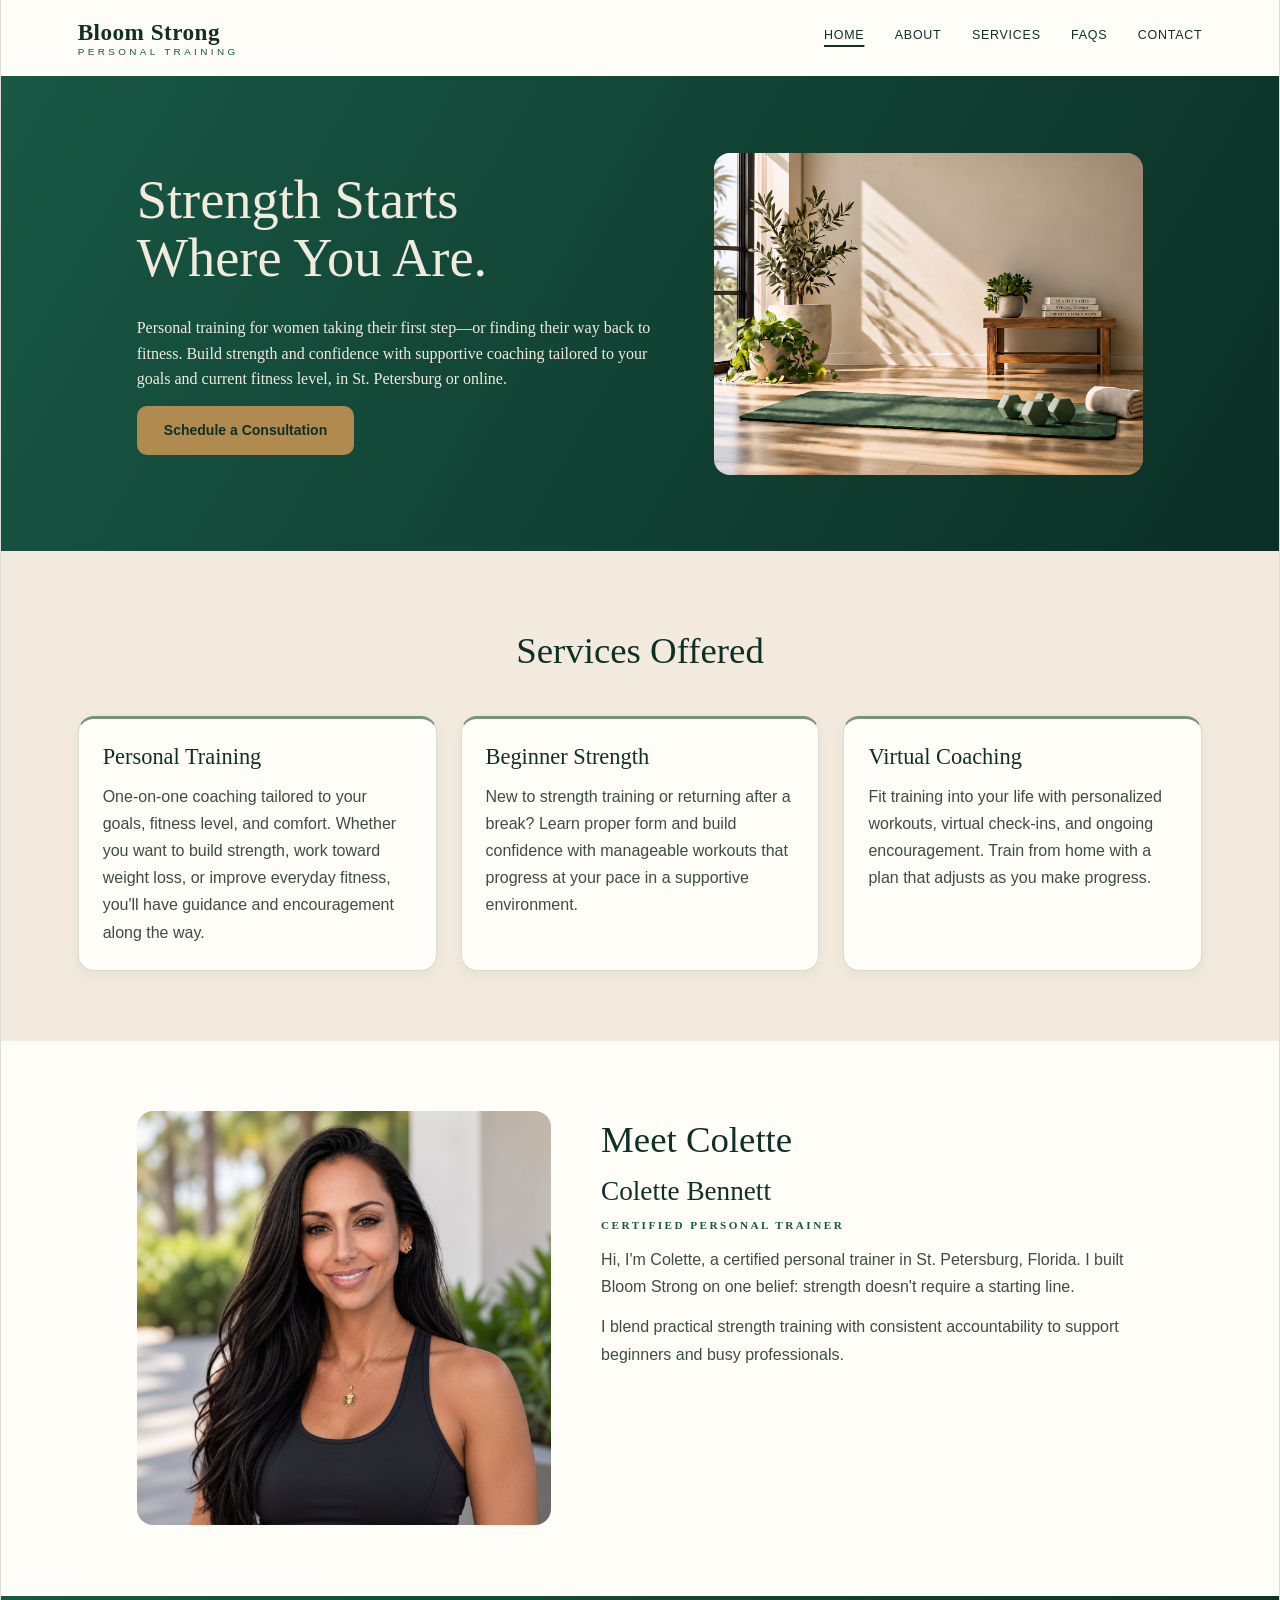
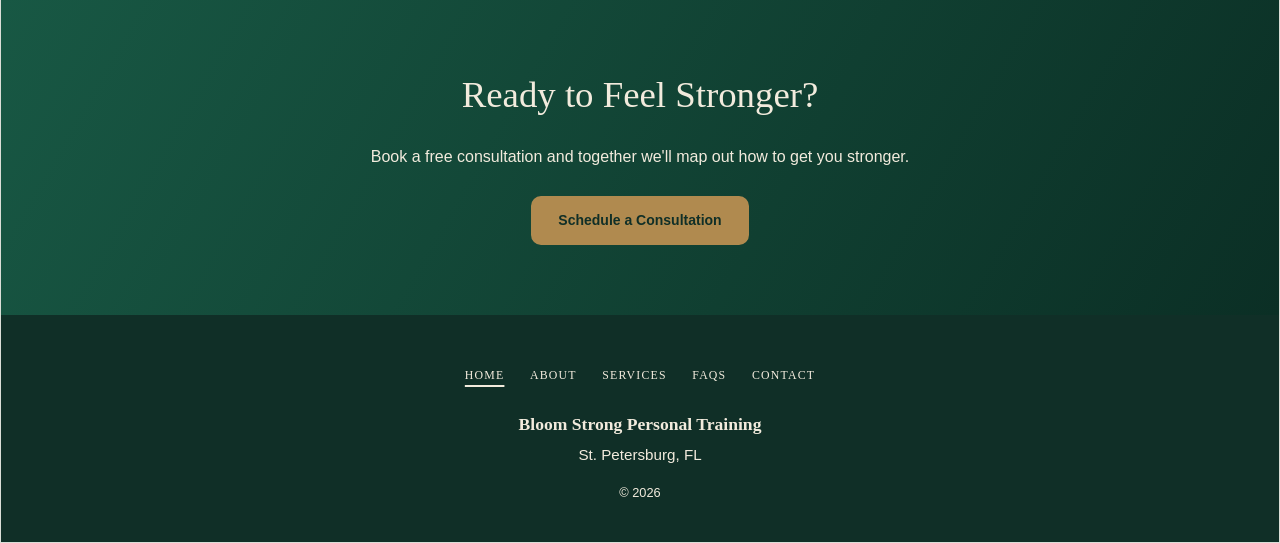
<file: index.html>
<!DOCTYPE html>
<html lang="en">
<head>
  <meta charset="UTF-8">
  <meta name="viewport" content="width=device-width, initial-scale=1.0">
  <title>Bloom Strong Personal Training</title>
    <meta
  name="description"
  content="Supportive personal training for women in St. Petersburg, FL, and online. 
    Build strength and confidence with coaching tailored to your goals.">
  <link rel="stylesheet" href="styles.css">
</head>
<body class="site-page">
  <a class="skip-link" href="#main-content">
  Skip to main content
</a>


  <div class="frame f1">

    <header class="nav">
      <a class="logo" href="index.html" aria-label="Bloom Strong Personal Training — Home"><b>Bloom Strong</b><i>Personal Training</i></a>
      <nav class="desk" aria-label="Main navigation"><a href="index.html" aria-current="page">Home</a>
        <a href="about.html">About</a>
        <a href="services.html">Services</a>
        <a href="faqs.html">FAQs</a>
        <a href="contact.html">Contact</a></nav>
      <details class="mobile-nav"><summary>Menu</summary>
        <nav aria-label="Main navigation"><a href="index.html" aria-current="page">Home</a>
        <a href="about.html">About</a>
        <a href="services.html">Services</a>
        <a href="faqs.html">FAQs</a>
        <a href="contact.html">Contact</a></nav>
      </details>
    </header>

    <main id="main-content" tabindex="-1">
    <div class="hero">
      <div class="hero-in">
        <div class="htext">
          <h1>Strength Starts<br>Where You Are.</h1>
          <div class="hcta">
            <p>Personal training for women taking their first step—or 
              finding their way back to fitness. Build strength and confidence 
              with supportive coaching tailored to your goals and current fitness level, 
              in St. Petersburg or online.</p>
           <a class="btn" href="contact.html">Schedule a Consultation</a>
          </div>
        </div>

        <div class="him">
          <img
            class="ph"
            src="hero-image-plain.png"
            alt="Sunlit training space with a green exercise mat and dumbbells"
            width="1448"
            height="1086"
          >
        </div>
      </div>
    </div>

    <section class="svc" id="services-1">
      <h2 style="margin-top:0;">Services Offered</h2>

      <div class="cards">
        <div class="card">
          <h3>Personal Training</h3>
          <p>One-on-one coaching tailored to your goals, fitness level, and comfort. Whether you want to build strength, 
            work toward weight loss, or 
            improve everyday fitness, you'll have guidance and encouragement along the way.</p>
        </div>

        <div class="card">
          <h3>Beginner Strength</h3>
          <p>New to strength training or returning after a break? Learn proper 
            form and build confidence with manageable workouts that progress at your pace in a supportive environment.</p>
        </div>

        <div class="card">
          <h3>Virtual Coaching</h3>
          <p>Fit training into your life with personalized workouts, virtual check-ins, and ongoing encouragement. 
            Train from home with a plan that adjusts as you make progress.</p>
        </div>
      </div>
    </section>

    <div class="abwrap">
      <section id="about-1" class="about">
        <div class="aph ph2">
          <img src="portrait.png" 
                alt="Colette Bennett, Certified Personal Trainer"
                width="1254" height="1254"
                loading="lazy">
        </div>
        <div class="atxt">
          <h2>Meet Colette</h2>
          <div class="aname">Colette Bennett</div>
          <div class="atitle">Certified Personal Trainer</div>
          <p>Hi, I'm Colette, a certified personal trainer in St. Petersburg, Florida. I built Bloom Strong on one belief: strength doesn't require a starting line.</p>
          <p>I blend practical strength training with consistent accountability to support beginners and busy professionals.</p>
        </div>
      </section>
    </div>

    <section class="cta" id="contact-1">
      <h2>Ready to Feel Stronger?</h2>
      <p>Book a free consultation and together we'll map out how to get you stronger.</p>
      <a class="btn" href="contact.html">Schedule a Consultation</a>
    </section>
</main>

    <footer>
      <nav class="fl" aria-label="Footer navigation"><a href="index.html" aria-current="page">Home</a>
        <a href="about.html">About</a>
        <a href="services.html">Services</a>
        <a href="faqs.html">FAQs</a>
        <a href="contact.html">Contact</a></nav>
      <div class="fbiz">Bloom Strong Personal Training</div>
      <div class="floc">St. Petersburg, FL</div>
      <div class="fcopyright">&copy; 2026</div>
    </footer>
  </div>

</body>
</html>
</file>
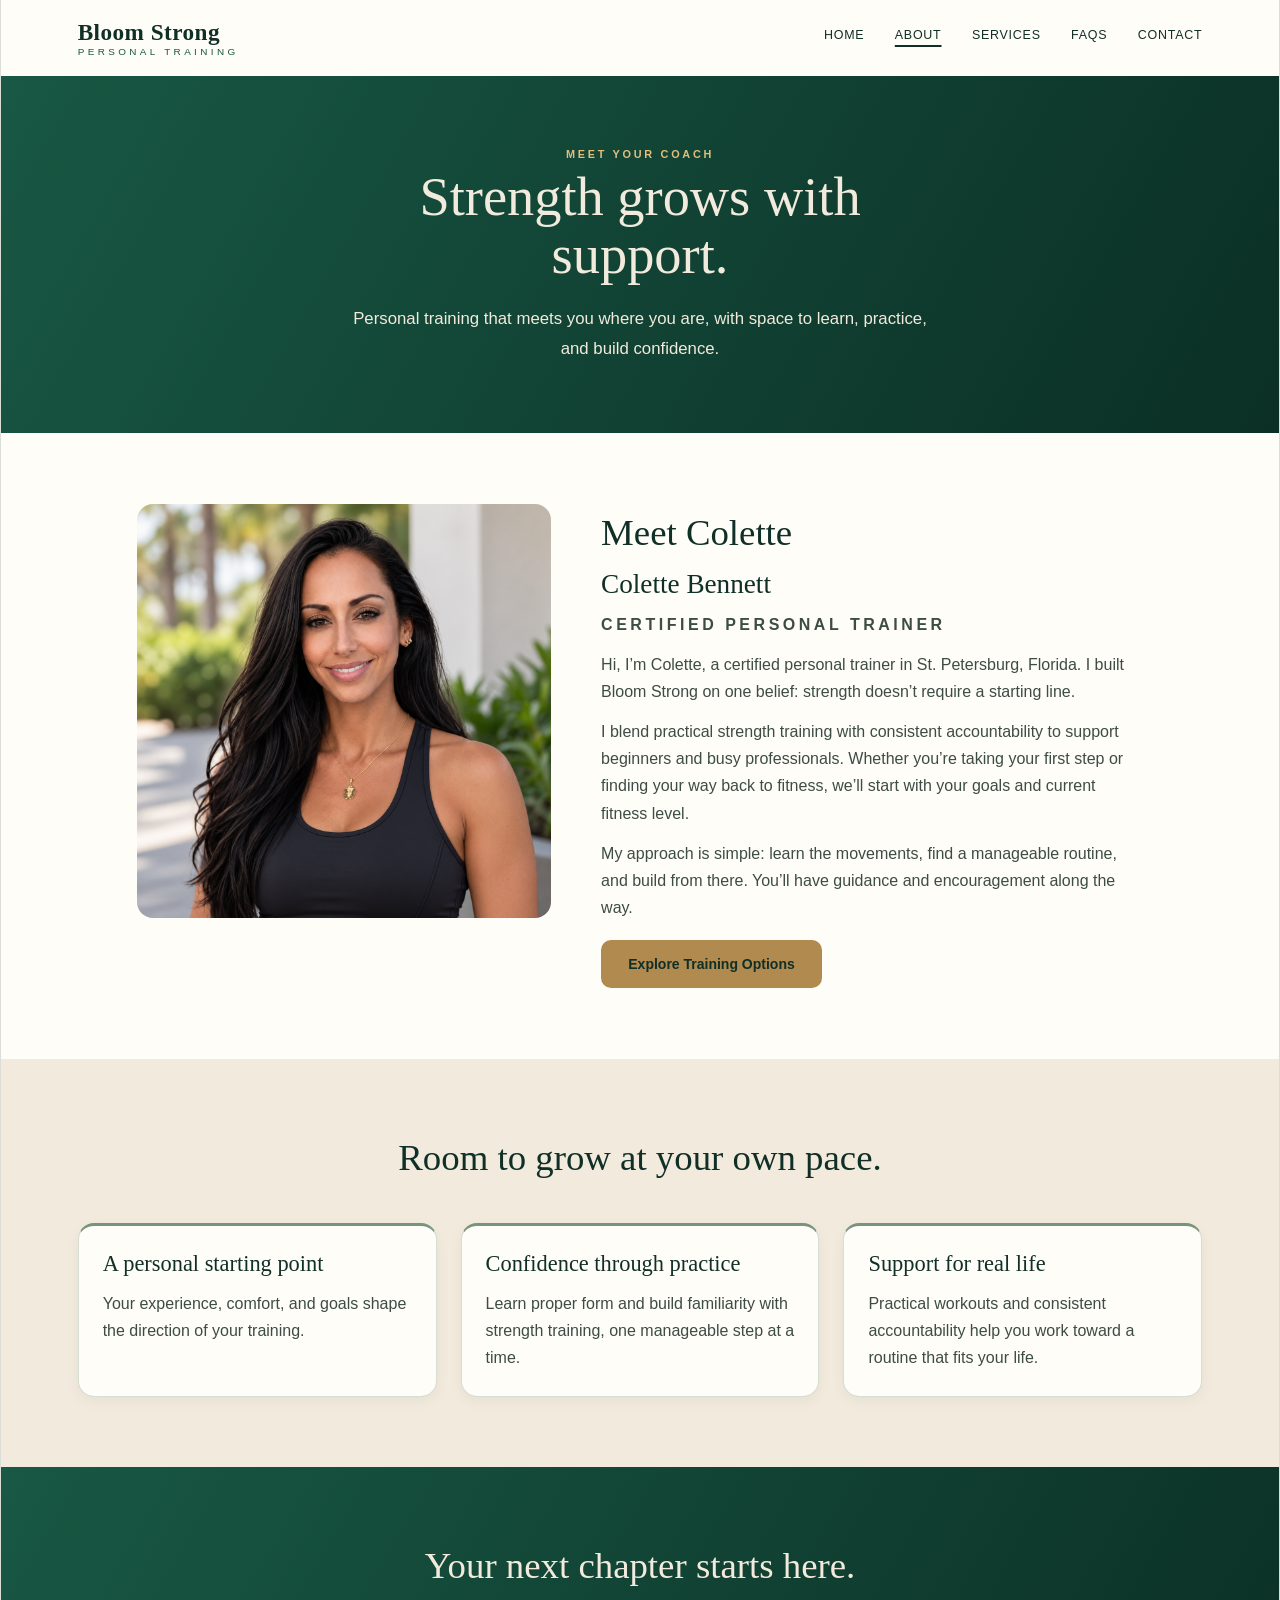
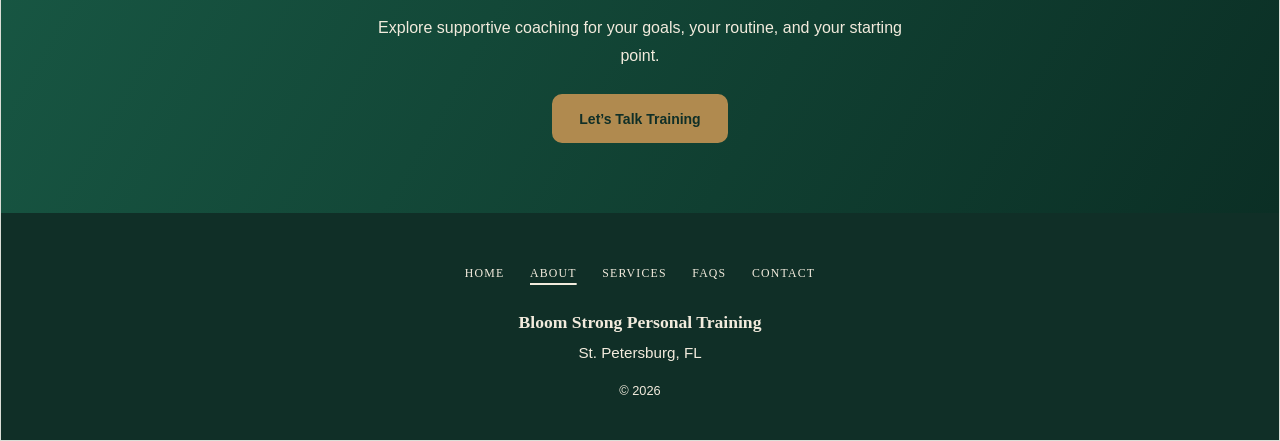
<file: about.html>
<!DOCTYPE html>
<html lang="en">
<head>
  <meta charset="UTF-8">
  <meta name="viewport" content="width=device-width, initial-scale=1.0">
  <title>About Colette | Bloom Strong Personal Training</title>
  <meta name="description" content="Meet Colette Bennett and learn about Bloom Strong’s supportive approach to personal training in St. Petersburg and online.">
  <link rel="stylesheet" href="styles.css">
</head>
<body class="site-page">
  <a class="skip-link" href="#main-content">Skip to main content</a>
  <div class="frame f1">
    <header class="nav">
      <a class="logo" href="index.html" aria-label="Bloom Strong Personal Training — Home"><b>Bloom Strong</b><i>Personal Training</i></a>
      <nav class="desk" aria-label="Main navigation"><a href="index.html">Home</a>
        <a href="about.html" aria-current="page">About</a>
        <a href="services.html">Services</a>
        <a href="faqs.html">FAQs</a>
        <a href="contact.html">Contact</a></nav>
      <details class="mobile-nav"><summary>Menu</summary>
        <nav aria-label="Main navigation"><a href="index.html">Home</a>
        <a href="about.html" aria-current="page">About</a>
        <a href="services.html">Services</a>
        <a href="faqs.html">FAQs</a>
        <a href="contact.html">Contact</a></nav>
      </details>
    </header>
    <main id="main-content" tabindex="-1">
<section class="page-intro"><p class="eyebrow">Meet your coach</p><h1>Strength grows with support.</h1><p>Personal training that meets you where you are, with space to learn, practice, and build confidence.</p></section>
      <div class="abwrap"><section class="about" aria-labelledby="colette-heading">
        <div class="aph ph2"><img src="portrait.png" alt="Colette Bennett, Certified Personal Trainer" width="1254" height="1254"></div>
        <div class="atxt"><h2 id="colette-heading">Meet Colette</h2><div class="aname">Colette Bennett</div><p class="atitle">Certified Personal Trainer</p>
          <p>Hi, I’m Colette, a certified personal trainer in St. Petersburg, Florida. I built Bloom Strong on one belief: strength doesn’t require a starting line.</p>
          <p>I blend practical strength training with consistent accountability to support beginners and busy professionals. Whether you’re taking your first step or finding your way back to fitness, we’ll start with your goals and current fitness level.</p>
          <p>My approach is simple: learn the movements, find a manageable routine, and build from there. You’ll have guidance and encouragement along the way.</p>
          <a class="btn" href="services.html">Explore Training Options</a>
        </div>
      </section></div>
      <section class="svc"><h2>Room to grow at your own pace.</h2><div class="cards">
        <article class="card"><h3>A personal starting point</h3><p>Your experience, comfort, and goals shape the direction of your training.</p></article>
        <article class="card"><h3>Confidence through practice</h3><p>Learn proper form and build familiarity with strength training, one manageable step at a time.</p></article>
        <article class="card"><h3>Support for real life</h3><p>Practical workouts and consistent accountability help you work toward a routine that fits your life.</p></article>
      </div></section><section class="cta"><h2>Your next chapter starts here.</h2><p>Explore supportive coaching for your goals, your routine, and your starting point.</p><a class="btn" href="contact.html">Let’s Talk Training</a></section>
    </main>
    <footer>
      <nav class="fl" aria-label="Footer navigation"><a href="index.html">Home</a>
        <a href="about.html" aria-current="page">About</a>
        <a href="services.html">Services</a>
        <a href="faqs.html">FAQs</a>
        <a href="contact.html">Contact</a></nav>
      <div class="fbiz">Bloom Strong Personal Training</div>
      <div class="floc">St. Petersburg, FL</div>
      <div class="fcopyright">&copy; 2026</div>
    </footer>
  </div>
</body>
</html>
</file>
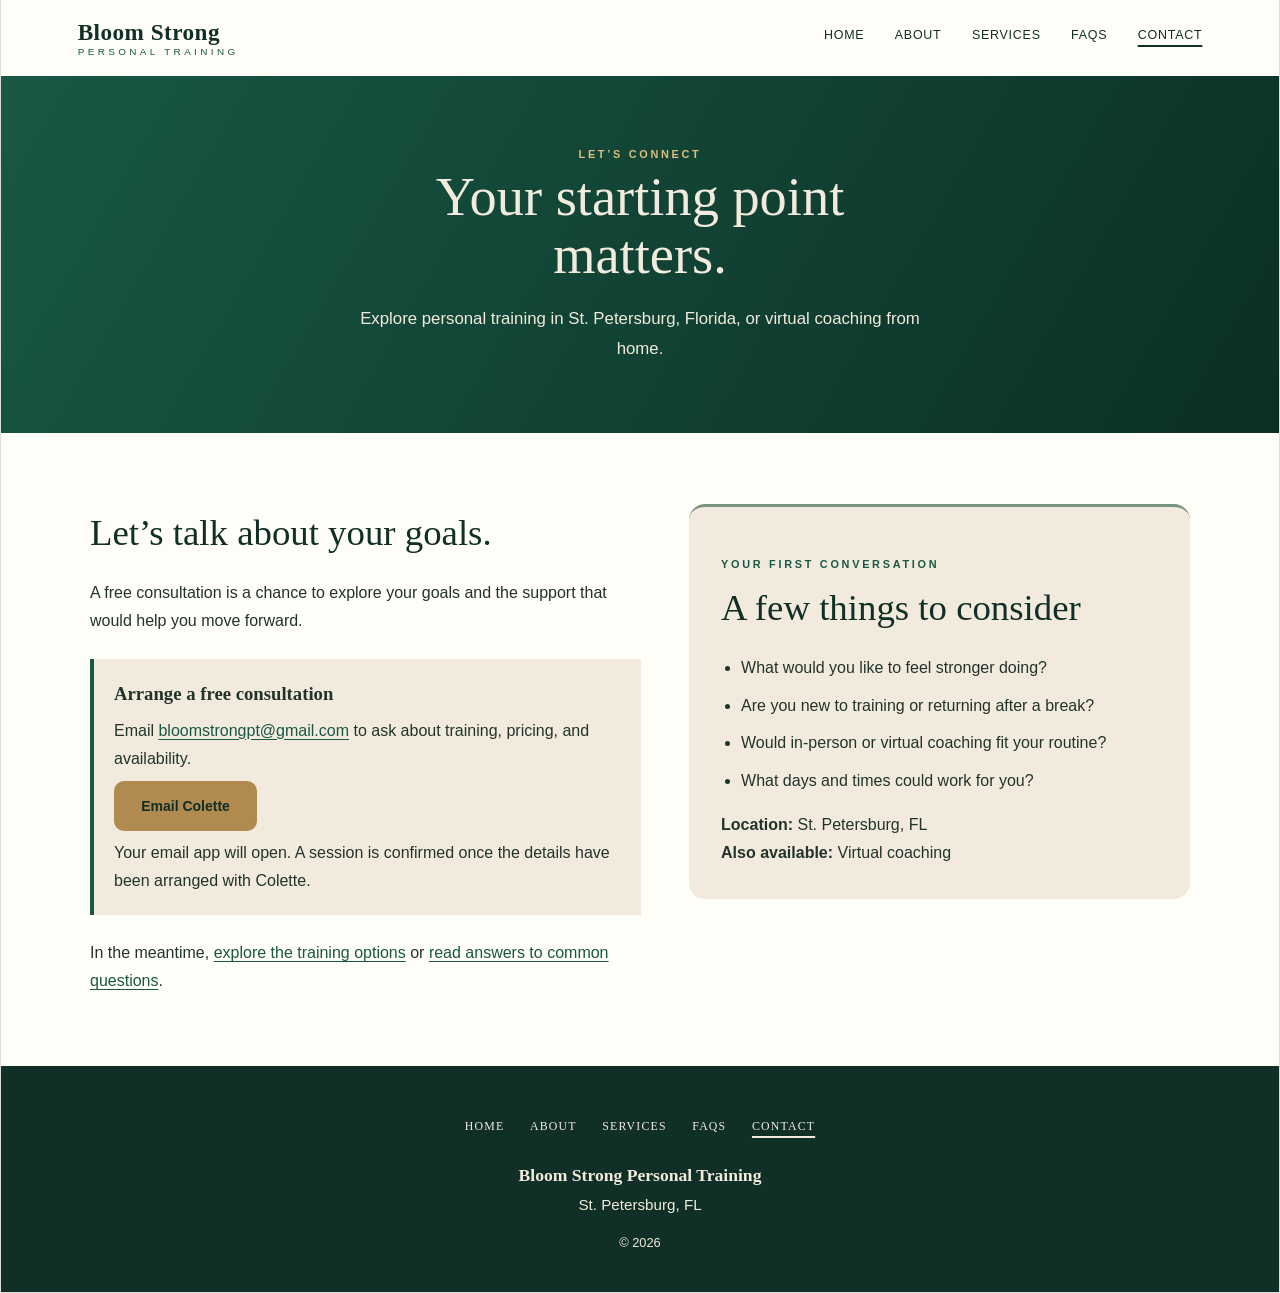
<file: contact.html>
<!DOCTYPE html>
<html lang="en">
<head>
  <meta charset="UTF-8">
  <meta name="viewport" content="width=device-width, initial-scale=1.0">
  <title>Contact | Bloom Strong Personal Training</title>
  <meta name="description" content="Explore consultation information for Bloom Strong Personal Training in St. Petersburg, Florida, and online.">
  <link rel="stylesheet" href="styles.css">
</head>
<body class="site-page">
  <a class="skip-link" href="#main-content">Skip to main content</a>
  <div class="frame f1">
    <header class="nav">
      <a class="logo" href="index.html" aria-label="Bloom Strong Personal Training — Home"><b>Bloom Strong</b><i>Personal Training</i></a>
      <nav class="desk" aria-label="Main navigation"><a href="index.html">Home</a>
        <a href="about.html">About</a>
        <a href="services.html">Services</a>
        <a href="faqs.html">FAQs</a>
        <a href="contact.html" aria-current="page">Contact</a></nav>
      <details class="mobile-nav"><summary>Menu</summary>
        <nav aria-label="Main navigation"><a href="index.html">Home</a>
        <a href="about.html">About</a>
        <a href="services.html">Services</a>
        <a href="faqs.html">FAQs</a>
        <a href="contact.html" aria-current="page">Contact</a></nav>
      </details>
    </header>
    <main id="main-content" tabindex="-1">
<section class="page-intro"><p class="eyebrow">Let’s connect</p><h1>Your starting point matters.</h1><p>Explore personal training in St. Petersburg, Florida, or virtual coaching from home.</p></section>
      <section class="content-section"><div class="contact-grid">
        <div><h2>Let’s talk about your goals.</h2><p>A free consultation is a chance to explore your goals and the support that would help you move forward.</p><div class="booking-note"><h3>Arrange a free consultation</h3><p>Email <a href="mailto:bloomstrongpt@gmail.com">bloomstrongpt@gmail.com</a> to ask about training, pricing, and availability.</p><p><a class="btn" href="mailto:bloomstrongpt@gmail.com?subject=Bloom%20Strong%20Consultation">Email Colette</a></p><p>Your email app will open. A session is confirmed once the details have been arranged with Colette.</p></div><p>In the meantime, <a href="services.html">explore the training options</a> or <a href="faqs.html">read answers to common questions</a>.</p></div>
        <aside class="contact-card" aria-labelledby="prepare-heading"><p class="eyebrow">Your first conversation</p><h2 id="prepare-heading">A few things to consider</h2><ul><li>What would you like to feel stronger doing?</li><li>Are you new to training or returning after a break?</li><li>Would in-person or virtual coaching fit your routine?</li><li>What days and times could work for you?</li></ul><p><strong>Location:</strong> St. Petersburg, FL<br><strong>Also available:</strong> Virtual coaching</p></aside>
      </div></section>
    </main>
    <footer>
      <nav class="fl" aria-label="Footer navigation"><a href="index.html">Home</a>
        <a href="about.html">About</a>
        <a href="services.html">Services</a>
        <a href="faqs.html">FAQs</a>
        <a href="contact.html" aria-current="page">Contact</a></nav>
      <div class="fbiz">Bloom Strong Personal Training</div>
      <div class="floc">St. Petersburg, FL</div>
      <div class="fcopyright">&copy; 2026</div>
    </footer>
  </div>
</body>
</html>
</file>
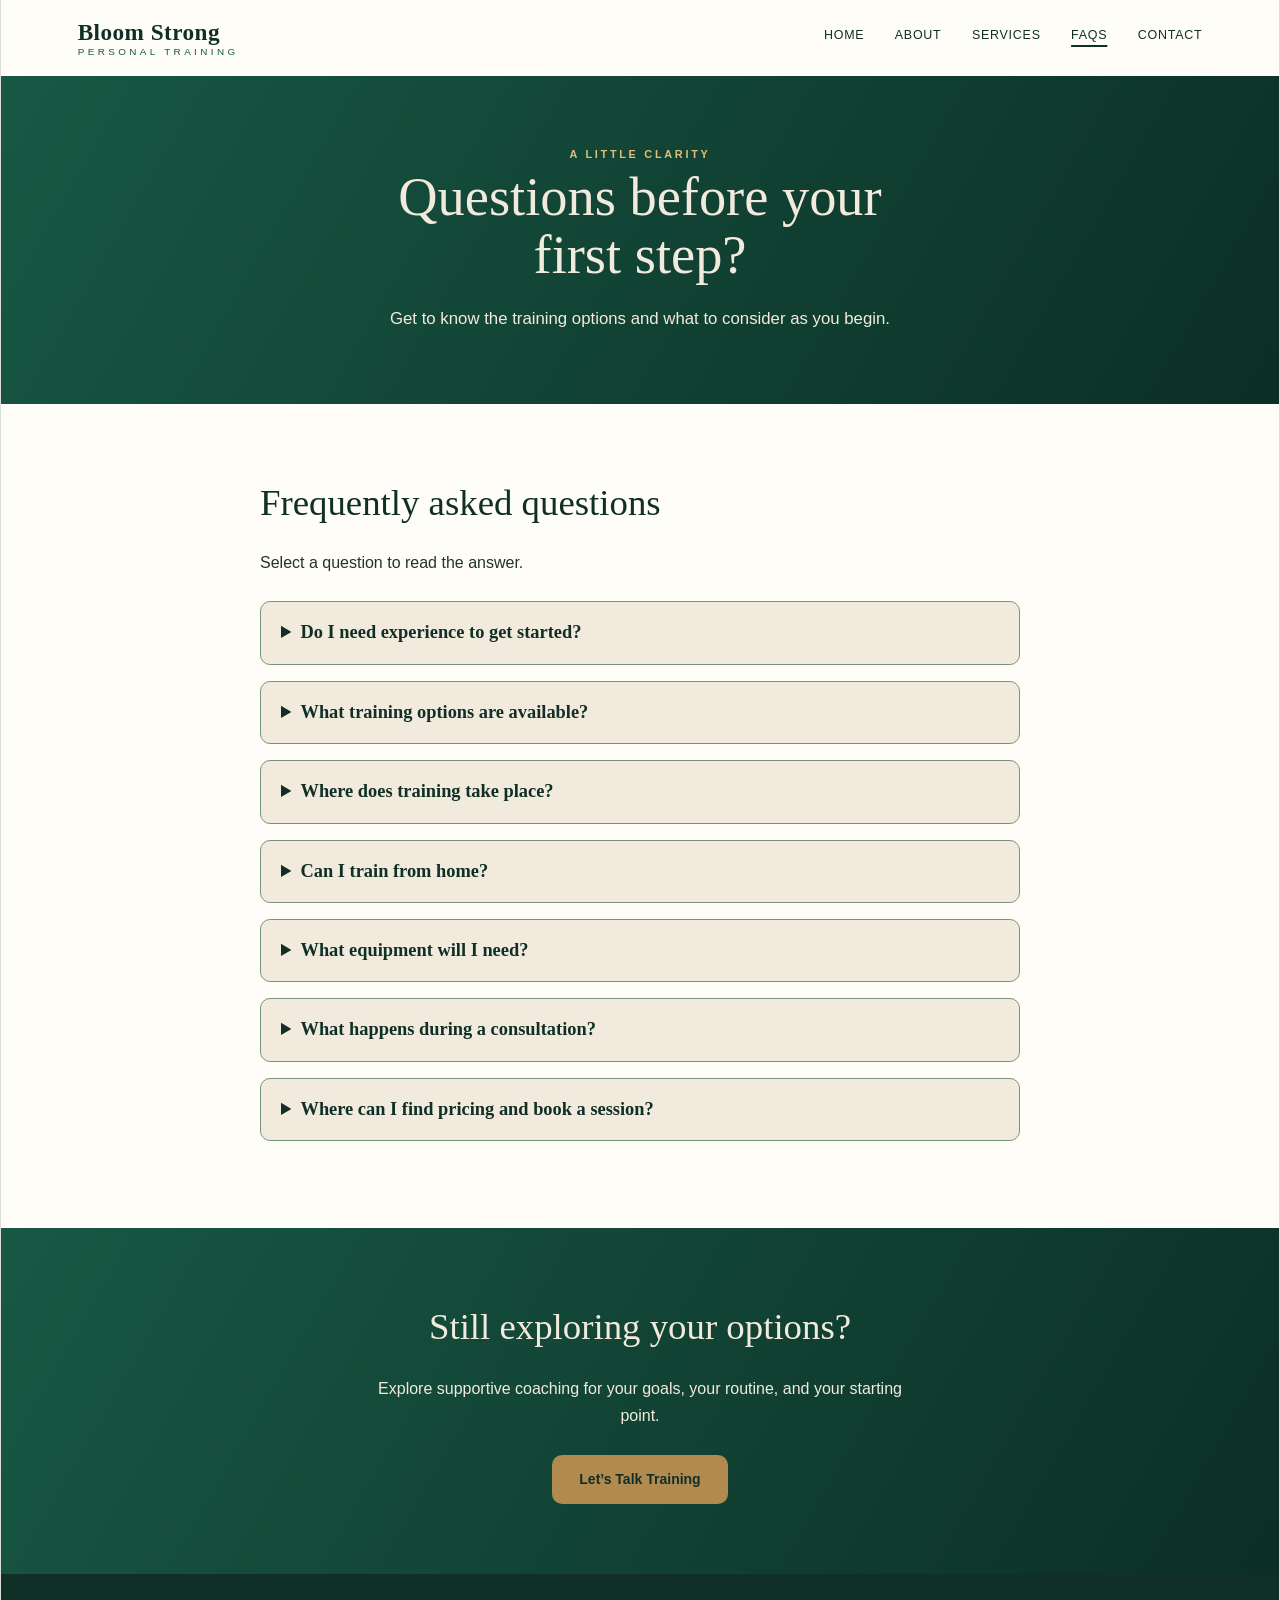
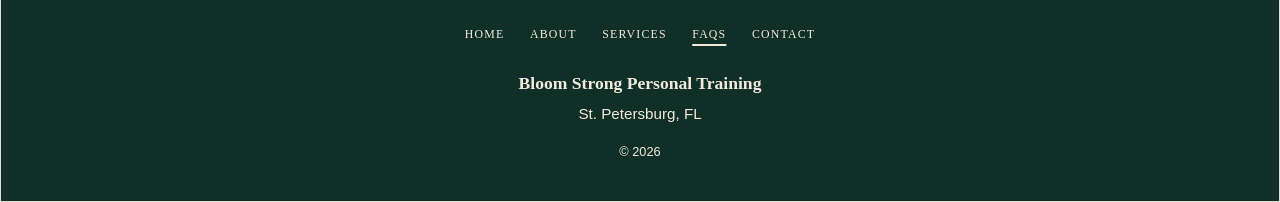
<file: faqs.html>
<!DOCTYPE html>
<html lang="en">
<head>
  <meta charset="UTF-8">
  <meta name="viewport" content="width=device-width, initial-scale=1.0">
  <title>Frequently Asked Questions | Bloom Strong Personal Training</title>
  <meta name="description" content="Find answers about getting started, virtual coaching, equipment, and consultations with Bloom Strong.">
  <link rel="stylesheet" href="styles.css">
</head>
<body class="site-page">
  <a class="skip-link" href="#main-content">Skip to main content</a>
  <div class="frame f1">
    <header class="nav">
      <a class="logo" href="index.html" aria-label="Bloom Strong Personal Training — Home"><b>Bloom Strong</b><i>Personal Training</i></a>
      <nav class="desk" aria-label="Main navigation"><a href="index.html">Home</a>
        <a href="about.html">About</a>
        <a href="services.html">Services</a>
        <a href="faqs.html" aria-current="page">FAQs</a>
        <a href="contact.html">Contact</a></nav>
      <details class="mobile-nav"><summary>Menu</summary>
        <nav aria-label="Main navigation"><a href="index.html">Home</a>
        <a href="about.html">About</a>
        <a href="services.html">Services</a>
        <a href="faqs.html" aria-current="page">FAQs</a>
        <a href="contact.html">Contact</a></nav>
      </details>
    </header>
    <main id="main-content" tabindex="-1">
<section class="page-intro"><p class="eyebrow">A little clarity</p><h1>Questions before your first step?</h1><p>Get to know the training options and what to consider as you begin.</p></section>
      <section class="content-section" aria-labelledby="faq-heading"><div class="reading-width"><h2 id="faq-heading">Frequently asked questions</h2><p>Select a question to read the answer.</p><div class="faq-list"><details class="faq-item"><summary>Do I need experience to get started?</summary><p>No prior strength-training experience is needed. Beginner Strength is designed for people who are new to training or returning after a break, with an emphasis on learning proper form and progressing at a manageable pace.</p></details>
<details class="faq-item"><summary>What training options are available?</summary><p>Bloom Strong offers Personal Training, Beginner Strength, and Virtual Coaching. <a href="services.html">Compare the training options</a> to learn more.</p></details>
<details class="faq-item"><summary>Where does training take place?</summary><p>Bloom Strong is based in St. Petersburg, Florida, and also offers virtual coaching. The specific location and available session times should be confirmed before booking.</p></details>
<details class="faq-item"><summary>Can I train from home?</summary><p>Yes. Virtual coaching includes personalized workouts, virtual check-ins, and encouragement. Discuss your available space and equipment when exploring a plan.</p></details>
<details class="faq-item"><summary>What equipment will I need?</summary><p>Equipment needs depend on your training plan and whether you train in person or online. Discuss what you already have before purchasing anything.</p></details>
<details class="faq-item"><summary>What happens during a consultation?</summary><p>The free consultation is an opportunity to discuss your goals, current fitness level, schedule, and training preferences. You can also ask about pricing and availability before choosing a next step.</p></details>
<details class="faq-item"><summary>Where can I find pricing and book a session?</summary><p>Prices are not yet published on this website. <a href="contact.html">Email Colette</a> to ask about pricing, availability, and a free consultation.</p></details></div></div></section><section class="cta"><h2>Still exploring your options?</h2><p>Explore supportive coaching for your goals, your routine, and your starting point.</p><a class="btn" href="contact.html">Let’s Talk Training</a></section>
    </main>
    <footer>
      <nav class="fl" aria-label="Footer navigation"><a href="index.html">Home</a>
        <a href="about.html">About</a>
        <a href="services.html">Services</a>
        <a href="faqs.html" aria-current="page">FAQs</a>
        <a href="contact.html">Contact</a></nav>
      <div class="fbiz">Bloom Strong Personal Training</div>
      <div class="floc">St. Petersburg, FL</div>
      <div class="fcopyright">&copy; 2026</div>
    </footer>
  </div>
</body>
</html>
</file>
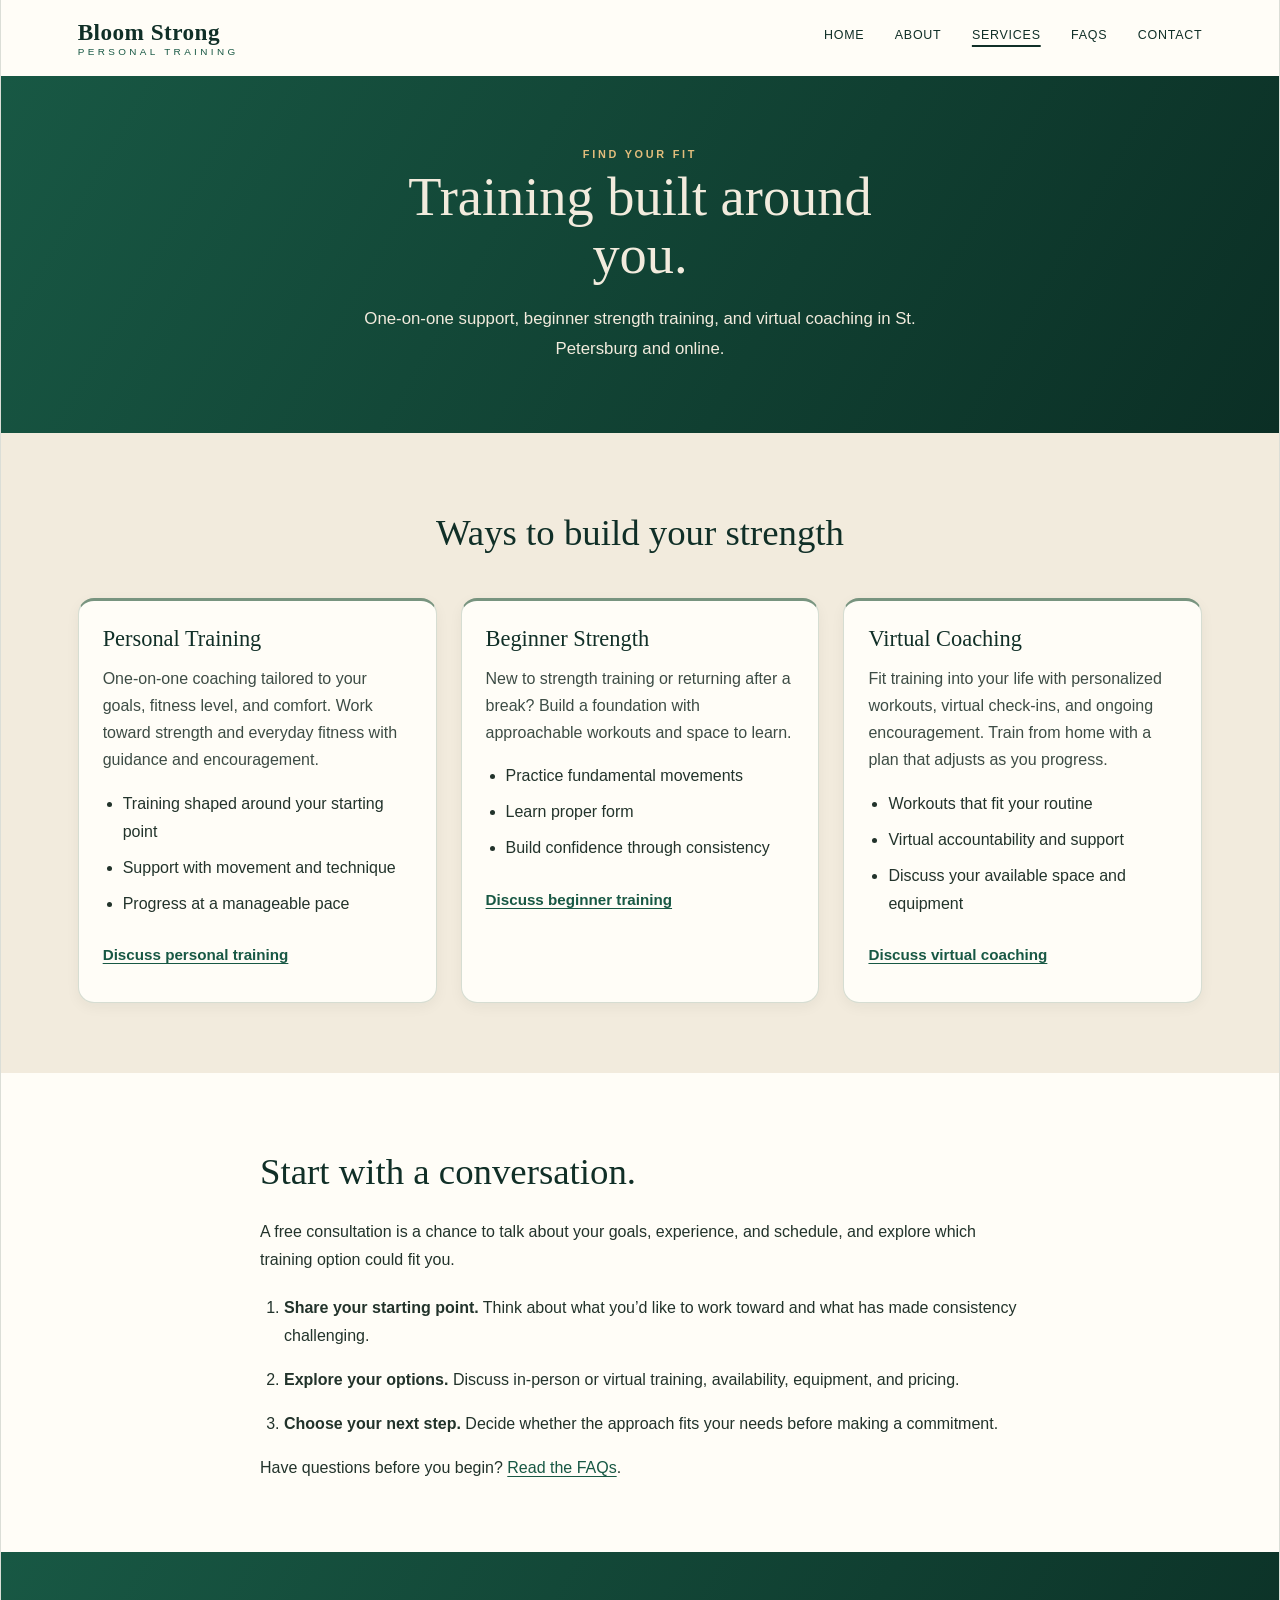
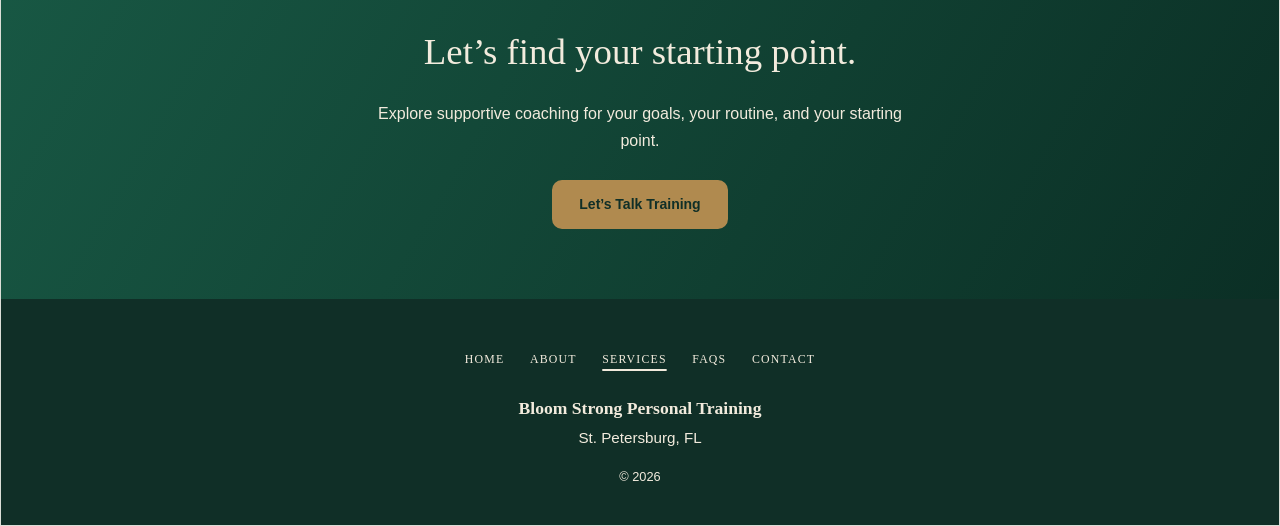
<file: services.html>
<!DOCTYPE html>
<html lang="en">
<head>
  <meta charset="UTF-8">
  <meta name="viewport" content="width=device-width, initial-scale=1.0">
  <title>Training Services | Bloom Strong Personal Training</title>
  <meta name="description" content="Explore personal training, beginner strength training, and virtual coaching with Bloom Strong.">
  <link rel="stylesheet" href="styles.css">
</head>
<body class="site-page">
  <a class="skip-link" href="#main-content">Skip to main content</a>
  <div class="frame f1">
    <header class="nav">
      <a class="logo" href="index.html" aria-label="Bloom Strong Personal Training — Home"><b>Bloom Strong</b><i>Personal Training</i></a>
      <nav class="desk" aria-label="Main navigation"><a href="index.html">Home</a>
        <a href="about.html">About</a>
        <a href="services.html" aria-current="page">Services</a>
        <a href="faqs.html">FAQs</a>
        <a href="contact.html">Contact</a></nav>
      <details class="mobile-nav"><summary>Menu</summary>
        <nav aria-label="Main navigation"><a href="index.html">Home</a>
        <a href="about.html">About</a>
        <a href="services.html" aria-current="page">Services</a>
        <a href="faqs.html">FAQs</a>
        <a href="contact.html">Contact</a></nav>
      </details>
    </header>
    <main id="main-content" tabindex="-1">
<section class="page-intro"><p class="eyebrow">Find your fit</p><h1>Training built around you.</h1><p>One-on-one support, beginner strength training, and virtual coaching in St. Petersburg and online.</p></section>
      <section class="svc"><h2>Ways to build your strength</h2><div class="cards">
        <article class="card"><h3>Personal Training</h3><p>One-on-one coaching tailored to your goals, fitness level, and comfort. Work toward strength and everyday fitness with guidance and encouragement.</p><ul><li>Training shaped around your starting point</li><li>Support with movement and technique</li><li>Progress at a manageable pace</li></ul><a class="text-link" href="contact.html">Discuss personal training</a></article>
        <article class="card"><h3>Beginner Strength</h3><p>New to strength training or returning after a break? Build a foundation with approachable workouts and space to learn.</p><ul><li>Practice fundamental movements</li><li>Learn proper form</li><li>Build confidence through consistency</li></ul><a class="text-link" href="contact.html">Discuss beginner training</a></article>
        <article class="card"><h3>Virtual Coaching</h3><p>Fit training into your life with personalized workouts, virtual check-ins, and ongoing encouragement. Train from home with a plan that adjusts as you progress.</p><ul><li>Workouts that fit your routine</li><li>Virtual accountability and support</li><li>Discuss your available space and equipment</li></ul><a class="text-link" href="contact.html">Discuss virtual coaching</a></article>
      </div></section>
      <section class="content-section"><div class="reading-width"><h2>Start with a conversation.</h2><p>A free consultation is a chance to talk about your goals, experience, and schedule, and explore which training option could fit you.</p><ol class="steps"><li><strong>Share your starting point.</strong> Think about what you’d like to work toward and what has made consistency challenging.</li><li><strong>Explore your options.</strong> Discuss in-person or virtual training, availability, equipment, and pricing.</li><li><strong>Choose your next step.</strong> Decide whether the approach fits your needs before making a commitment.</li></ol><p>Have questions before you begin? <a href="faqs.html">Read the FAQs</a>.</p></div></section><section class="cta"><h2>Let’s find your starting point.</h2><p>Explore supportive coaching for your goals, your routine, and your starting point.</p><a class="btn" href="contact.html">Let’s Talk Training</a></section>
    </main>
    <footer>
      <nav class="fl" aria-label="Footer navigation"><a href="index.html">Home</a>
        <a href="about.html">About</a>
        <a href="services.html" aria-current="page">Services</a>
        <a href="faqs.html">FAQs</a>
        <a href="contact.html">Contact</a></nav>
      <div class="fbiz">Bloom Strong Personal Training</div>
      <div class="floc">St. Petersburg, FL</div>
      <div class="fcopyright">&copy; 2026</div>
    </footer>
  </div>
</body>
</html>
</file>
<file: styles.css>
:root {
    --ivory: #F2EBDD;
    --sage: #78947F;
    --emerald: #185844;
    --forest: #102F27;
    --gold: #B08A4F;
    --ink: #22332b;
    --card: #fffdf7;
    --shadow: 0 8px 24px rgba(16, 47, 39, .10);
  }

  * {
    margin: 0;
    padding: 0;
    box-sizing: border-box;
  }

  body {
    font-family: Georgia, 'Times New Roman', serif;
    background: #e7ddc9;
    color: var(--ink);
    line-height: 1.6;
    padding: 30px 0;
  }

  a {
    text-decoration: none;
  }

  img {
    display: block;
    width: 100%;
    object-fit: cover;
  }

  /* ===== Device frame labels =====*/
  .banner {
    text-align: center;
    color: #f2ebdd;
    font-family: Verdana, Arial, sans-serif;
    font-size: .72rem;
    letter-spacing: .2em;
    text-transform: uppercase;
    font-weight: bold;
    padding: 10px;
  }

  .b1 {
    background: #08130f;
  }

  .b2 {
    background: var(--forest);
  }

  .b3 {
    background: #0a3527;
  }

 
  .btn {
    display: inline-block;
    padding: .8em 1.8em;
    background: var(--gold);
    color: #fff;
    font-family: Verdana, Arial, sans-serif;
    font-size: .8rem;
    font-weight: bold;
    letter-spacing: .1em;
    text-transform: uppercase;
    border: 2px solid var(--gold);
    border-radius: 2px;
    transition: .2s;
  }

  .btn:hover {
    background: transparent;
    color: var(--gold);
  }

  .btn-o {
    background: transparent;
    color: #fff;
    border-color: #fff;
  }

  .btn-o:hover {
    background: #fff;
    color: var(--forest);
  }

  .btn-d {
    background: var(--emerald);
    border-color: var(--emerald);
    color: #fff;
  }

  .btn-d:hover {
    background: transparent;
    color: var(--emerald);
  }

  .eyebrow {
    font-family: Verdana, Arial, sans-serif;
    font-size: .68rem;
    font-weight: bold;
    letter-spacing: .25em;
    text-transform: uppercase;
    color: var(--emerald);
    margin-bottom: .5em;
  }

  h1 {
    color: var(--forest);
    font-weight: normal;
    line-height: 1.06;
    font-size: clamp(2rem, 5vw, 3.4rem);
  }

  h2 {
    color: var(--forest);
    font-weight: normal;
    font-size: clamp(1.5rem, 3vw, 2.3rem);
  }

  section {
    padding: 5.5% 6%;
  }

  /* ===== shared blocks ===== */
  .topbar {
    background: var(--forest);
    color: var(--ivory);
    text-align: right;
    font-family: Verdana, Arial, sans-serif;
    font-size: .68rem;
    letter-spacing: .12em;
    text-transform: uppercase;
    padding: 7px 6%;
  }

  header.nav {
    display: flex;
    align-items: center;
    justify-content: space-between;
    background: var(--card);
    padding: 16px 6%;
    width: 100%;
  }

  .logo {
    line-height: 1.15;
  }

  .logo b {
    font-size: 1.45rem;
    color: var(--forest);
    font-weight: bold;
    letter-spacing: .02em;
  }

  .logo i {
    display: block;
    font-style: normal;
    font-family: Verdana, Arial, sans-serif;
    font-size: .62rem;
    letter-spacing: .34em;
    text-transform: uppercase;
    color: var(--emerald);
  }

  nav.desk {
    display: flex;
    gap: 1.9rem;
  }

  nav.desk a {
    font-family: Verdana, Arial, sans-serif;
    font-size: .78rem;
    letter-spacing: .06em;
    text-transform: uppercase;
    color: var(--forest);
    padding-bottom: 3px;
    border-bottom: 2px solid transparent;
  }

  nav.desk a.act,
  nav.desk a:hover {
    border-color: var(--gold);
    color: var(--emerald);
  }

  .mb {
    display: none;
    background: none;
    border: 1px solid var(--forest);
    color: var(--forest);
    font-family: Verdana, Arial, sans-serif;
    font-size: .78rem;
    letter-spacing: .14em;
    text-transform: uppercase;
    padding: .5em 1.1em;
    cursor: pointer;
  }

 .hero {
  background: linear-gradient(120deg, var(--emerald), #0b2f25);
    }

  .hero-in {
    max-width: 1160px;
    margin: 0 auto;
    display: flex;
    align-items: center;
    gap: 5%;
    padding: 6%;
  }

  .htext {
    flex: 1 1 54%;
  }

  .htext p {
    color: #f2ebdd;
  }

  .htext h1 {
    color: #f2ebdd;
  }

  .him {
    flex: 1 1 44%;
  }

  .him img,
  .ph,
  .ph2 {
    width: 100%;
    height: 100%;
    display: block;
    object-fit: cover;
  }

  .ph,
  .ph2 {
    background: linear-gradient(135deg, var(--sage), var(--forest));
    display: flex;
    align-items: center;
    justify-content: center;
    color: #f2ebdd;
    font-family: Verdana, Arial, sans-serif;
    font-size: .7rem;
    letter-spacing: .2em;
    text-transform: uppercase;
    text-align: center;
  }

  .ph2 {
    background: #0d231a;
  }

  .ph3 {
    width: 100%;
    height: 100%;
    background: #0d231a;
    color: var(--gold);
    display: flex;
    align-items: center;
    justify-content: center;
  }

  .hcta {
    margin-top: 1.7rem;
    display: flex;
    gap: .9rem;
    flex-wrap: wrap;
  }

  /* services */
  .svc {
    background: var(--ivory);
    text-align: center;
  }

  .cards {
    max-width: 1160px;
    margin: 2.2rem auto 0;
    display: grid;
    grid-template-columns: repeat(3, 1fr);
    gap: 1.5rem;
    text-align: left;
  }

  .card {
    background: var(--card);
    border-top: 4px solid var(--gold);
    padding: 0 0 1.4rem;
    box-shadow: var(--shadow);
  }

  .card h3 {
    color: var(--emerald);
    font-size: 1.3rem;
    font-weight: normal;
    margin: .9rem 1.2rem .3rem;
  }

  .card p {
    margin: 0 1.2rem;
    font-size: .94rem;
    color: #3d4c45;
  }

  /* about */
  .abwrap {
    background: var(--card);
  }

  .about {
    max-width: 1160px;
    margin: 0 auto;
    display: flex;
    gap: 5%;
    align-items: flex-start;
  }

  .aph {
    flex: 1 1 42%;
    background: #0d231a;
    color: var(--gold);
    min-height: 340px;
    display: flex;
    align-items: center;
    justify-content: center;
  }

  .atxt {
    flex: 1 1 55%;
  }

  .aname {
    font-size: 1.7rem;
    color: var(--forest);
  }

  .atitle {
    font-family: Verdana;
    font-size: .7rem;
    letter-spacing: .22em;
    text-transform: uppercase;
    color: var(--gold);
    font-weight: bold;
    margin: .3em 0 1em;
  }

  .atxt p {
    margin-bottom: .8em;
    color: #3d4c45;
  }

  .atxt .btn {
    margin-top: .4em;
  }

  /* closing cta */
  .cta {
    background: linear-gradient(120deg, var(--emerald), #0b2f25);
    text-align: center;
  }

  .cta h2 {
    color: var(--ivory);
    margin-bottom: .5em;
  }

  .cta p {
    color: var(--ivory);
    max-width: 540px;
    margin: 0 auto 1.6em;
  }

  .cta .eyebrow {
    color: var(--gold);
  }

  /* footer */
  footer {
    background: var(--forest);
    color: var(--ivory);
    text-align: center;
    padding: 2.4rem 6%;
  }

  .fl {
    display: flex;
    gap: 1.6rem;
    justify-content: center;
    flex-wrap: wrap;
    margin-bottom: .9em;
  }

  .fl a {
    font-family: Verdana;
    font-size: .74rem;
    letter-spacing: .1em;
    text-transform: uppercase;
    color: var(--ivory);
  }

  .fl a:hover {
    color: var(--gold);
  }

  .fbiz {
    font-style: italic;
    color: var(--sage);
    font-size: .9rem;
  }

  /* ===== device shells ===== */
  .frame {
    border: 1px solid rgba(16, 47, 39, .15);
    border-top: none;
    margin: 0 auto;
    box-shadow: var(--shadow);
  }

  .f1 {
    max-width: 1280px;
  }

  .f2 {
    max-width: 820px;
  }

  .f3 {
    max-width: 420px;
  }

  .f3 .topbar {
    display: none;
  }

  section,
  header,
  footer {
    width: 100%;
  }


  /* Frame-relative layouts also respond when the browser is narrower. */
  .frame {
    width: 100%;
    margin: 0 auto 48px;
    container-type: inline-size;
  }

  [hidden] {
    display: none !important;
  }

  .hero-in>*,
  .about>*,
  .cards>* {
    min-width: 0;
  }

  .him img {
    height: auto;
    aspect-ratio: 4/3;
    object-fit: contain;
  }

  .btn {
    color: var(--forest);
    letter-spacing: .035em;
    text-align: center;
    max-width: 100%;
  }

  .btn:hover {
    background: var(--ivory);
    color: var(--forest);
  }

  .btn-o,
  .btn-d {
    color: white;
  }

  .atitle {
    color: var(--emerald);
  }

  .fbiz {
    color: var(--ivory);
  }

  a:focus-visible,
  summary:focus-visible,
  button:focus-visible {
    outline: 3px solid var(--gold);
    outline-offset: 4px;
  }

  .mobile-nav {
    display: none;
    position: relative;
    font-family: Verdana, Arial, sans-serif;
  }

  .mobile-nav summary {
    cursor: pointer;
    border: 1px solid var(--forest);
    padding: 10px 14px;
    min-height: 44px;
  }

  .mobile-nav nav {
    position: absolute;
    right: 0;
    top: 100%;
    z-index: 5;
    min-width: 170px;
    padding: 8px;
    background: var(--card);
    box-shadow: var(--shadow);
  }

  .mobile-nav a {
    display: block;
    padding: 10px;
    color: var(--forest);
  }

  .f2 .mobile-nav,
  .f3 .mobile-nav {
    display: block;
  }

  .f2 .htext h1 {
    color: #f2ebdd;
  }

  .f2 .him img {
    aspect-ratio: 16/9;
  }

  .f2 .hero-in,
  .f3 .hero-in {
    gap: 24px;
  }

  .f2 .about,
  .f3 .about {
    gap: 24px;
  }

  .f3 h1 {
    font-size: 2.25rem;
  }

  .f3 h2 {
    font-size: 1.75rem;
  }

  .f3 .btn {
    padding: 14px 16px;
  }

  .f3 .htext {
    padding: 0 20px !important;
  }

  .f3 .logo b {
    font-size: 1.2rem;
  }

  .f3 .logo i {
    font-size: .56rem;
    letter-spacing: .2em;
  }

  .fl a,
  nav.desk a {
    display: inline-flex;
    align-items: center;
    min-height: 44px;
  }

  dialog {
    margin: auto;
    padding: 28px;
    max-width: min(90vw, 480px);
    border: 1px solid var(--sage);
    background: var(--card);
    color: var(--forest);
  }

  dialog p {
    margin: 16px 0;
  }

  dialog::backdrop {
    background: rgba(16, 47, 39, .65);
  }

  .single-preview {
    padding: 0;
  }

  .single-preview .frame {
    margin: 0 auto;
    border: 0;
    box-shadow: none;
  }

  .single-preview .banner {
    display: none;
  }

  @container (max-width:920px) {
    nav.desk {
      display: none;
    }

    .mobile-nav {
      display: block;
    }

    .hero-in {
      flex-direction: column;
      gap: 24px;
    }

    .htext {
      order: 2;
      width: 100%;
      text-align: center;
    }

    .him {
      order: 1;
      width: 100%;
    }

    .hcta {
      justify-content: center;
    }

    .cards {
      grid-template-columns: repeat(2, minmax(0, 1fr));
    }

    .cards .card:last-child {
      grid-column: 1/-1;
    }

    .about {
      flex-direction: column;
      gap: 24px;
    }

    .aph,
    .atxt {
      width: 100%;
    }
  }

  @container (max-width:560px) {
    .cards {
      grid-template-columns: 1fr !important;
    }

    .about .aph {
      width: min(100%, 300px);
      min-height: 0;
      margin-inline: auto;
    }

    .hcta {
      flex-direction: column;
    }

    h1 {
      font-size: 2.1rem;
    }

    h2 {
      font-size: 1.75rem;
    }

    .logo b {
      font-size: 1.2rem;
    }

    .logo i {
      font-size: .56rem;
      letter-spacing: .2em;
    }

    section {
      padding: 32px 6%;
    }

    .btn {
      padding: 14px 16px;
    }
  }

  /* Softer finishing */
  .btn {
    border-radius: 10px;
    text-transform: none;
    font-size: .875rem;
    letter-spacing: 0;
  }

  .card {
    border-radius: 16px;
    overflow: hidden;
    border-top-width: 3px;
  }

  .him img {
    border-radius: 16px;
  }

  .f3 .him img {
    border-radius: 0 0 16px 16px;
  }

  .card p,
  .atxt p,
  .cta p {
    font-family: Arial, sans-serif;
    font-size: 1rem;
    line-height: 1.7;
  }

  .mobile-nav summary {
    border-radius: 8px;
  }

  /* Text-only service cards */
  .svc .card {
    padding: 24px;
    border: 1px solid rgba(120, 148, 127, .3);
    border-top: 3px solid var(--sage);
    border-radius: 16px;
    box-shadow: 0 4px 14px rgba(16, 47, 39, .05);
  }

  .svc .card h3 {
    margin: 0 0 12px;
    color: var(--forest);
    font-size: 1.4rem;
    line-height: 1.25;
  }

  .svc .card p {
    margin: 0;
    max-width: 60ch;
    overflow-wrap: break-word;
  }

  footer .fbiz {
    font-family: Georgia, 'Times New Roman', serif;
    font-size: 1.1rem;
    font-style: normal;
    font-weight: bold;
    line-height: 1.4;
    color: var(--ivory);
  }

  footer .floc,
  footer .fcopyright {
    font-family: Arial, sans-serif;
    font-style: normal;
    font-weight: normal;
    color: var(--ivory);
    line-height: 1.6;
  }

  footer .floc {
    font-size: .95rem;
    margin-top: 6px;
  }

  footer .fcopyright {
    font-size: .8rem;
    margin-top: 16px;
  }

  footer .fl a:hover,
  footer .fl a:focus-visible {
    color: #E2BD7C;
    text-decoration: underline;
    text-underline-offset: 5px;
}

.him img {
  width: 100%;
  height: auto;
  aspect-ratio: auto;
}

.skip-link {
  position: absolute;
  left: 16px;
  top: -100px;
  z-index: 100;
  padding: 12px 16px;
  background: var(--card);
  color: var(--forest);
}

.skip-link:focus {
  top: 16px;
}

/* Keep the portrait and its container square */
.about .aph {
  height: auto;
  min-height: 0;
  border-radius: 16px;
  overflow: hidden;
}

.about .aph img {
  display: block;
  width: 100%;
  height: auto;
  aspect-ratio: 1 / 1;
  object-fit: cover;
}


.site-page { 
  padding: 0; 
}

.site-page .frame { 
  margin: 0 auto; 
  background: var(--card); 
}

.site-page main { 
  scroll-margin-top: 1rem; 
}

.site-page .logo { 
  display: inline-block; 
}

.site-page [aria-current="page"] { 
  text-decoration: underline; 
  text-underline-offset: 6px; 
  text-decoration-thickness: 2px; 
}

.site-page a:focus-visible, .site-page summary:focus-visible { 
  outline: 3px solid var(--forest); 
  outline-offset: 4px; 
  box-shadow: 0 0 0 6px var(--ivory); 
}

.page-intro { 
  background: linear-gradient(120deg, var(--emerald), #0b2f25); 
  text-align: center; 
}

.page-intro h1, .page-intro p { 
  color: var(--ivory); 
}

.page-intro .eyebrow { 
  color: #E2BD7C; 
}

.page-intro h1 { 
  max-width: 20ch; 
  margin: 0 auto; 
}

.page-intro > p:last-child { 
  max-width: 62ch; 
  margin: 1.25rem auto 0; 
  font: 1.05rem/1.75 Arial, sans-serif; 
}

.content-section { 
  background: var(--card); 
}

.reading-width { 
  max-width: 760px; 
  margin: auto; 
}

.content-section p, .content-section li, .site-page .card li { 
  font-family: Arial, sans-serif; 
  line-height: 1.75; 
}

.content-section p { 
  margin-top: 1rem; 
}

.content-section a, .text-link { 
  color: var(--emerald); 
  text-decoration: underline; 
  text-underline-offset: 3px; 
}

.content-section a:hover, .text-link:hover { 
  color: var(--forest); 
  text-decoration-thickness: 2px; 
}

.site-page .card ul { 
  padding-left: 1.25rem; 
  margin: 1rem 0; 
}
.site-page .card li + li { 
  margin-top: .5rem; 
}
.text-link { 
  display: inline-flex; 
  align-items: center; 
  min-height: 44px; 
  font: bold .95rem/1.5 Arial, sans-serif; 
}
.steps { 
  padding-left: 1.5rem; 
  margin-top: 1.25rem; 
}
.steps li + li { 
  margin-top: 1rem; 
}
.faq-list { 
  margin-top: 1.5rem; 
}
.faq-item { 
  border: 1px solid var(--sage); 
  border-radius: 10px; 
  margin-bottom: 1rem; 
  background: var(--ivory); 
}
.faq-item summary { 
  padding: 1rem 1.25rem; 
  cursor: pointer; 
  color: var(--forest); 
  font-size: 1.15rem; 
  font-weight: bold; 
}
.faq-item p { 
  padding: 0 1.25rem 1.25rem; 
  margin: 0; 
}
.contact-grid { 
  max-width: 1100px; 
  margin: auto; 
  display: grid; 
  grid-template-columns: 1.1fr 1fr; 
  gap: 3rem; 
  align-items: start; 
}
.contact-grid > * { 
  min-width: 0; 
}
.contact-card { 
  padding: 2rem; 
  background: var(--ivory); 
  border-top: 3px solid var(--sage); 
  border-radius: 16px; 
}
.contact-card ul { 
  padding-left: 1.25rem; 
  margin-top: 1rem; 
}
.contact-card li + li { 
  margin-top: .6rem; 
}
.booking-note { 
  margin: 1.5rem 0; 
  padding: 1.25rem; 
  border-left: 4px solid var(--emerald); 
  background: var(--ivory); 
}
.booking-note p { 
  margin-top: .5rem; 
}
.booking-note a { 
  overflow-wrap: anywhere; 
}
.booking-note .btn { 
  color: var(--forest); 
  text-decoration: none; 
}
@container (max-width: 760px) { .contact-grid { grid-template-columns: 1fr; gap: 2rem; } }
@media (prefers-reduced-motion: reduce) { .btn { transition: none; } }

  @container (max-width: 920px) {
    .about .aph { max-width: 420px; margin: 0 auto; }
  }
</file>
